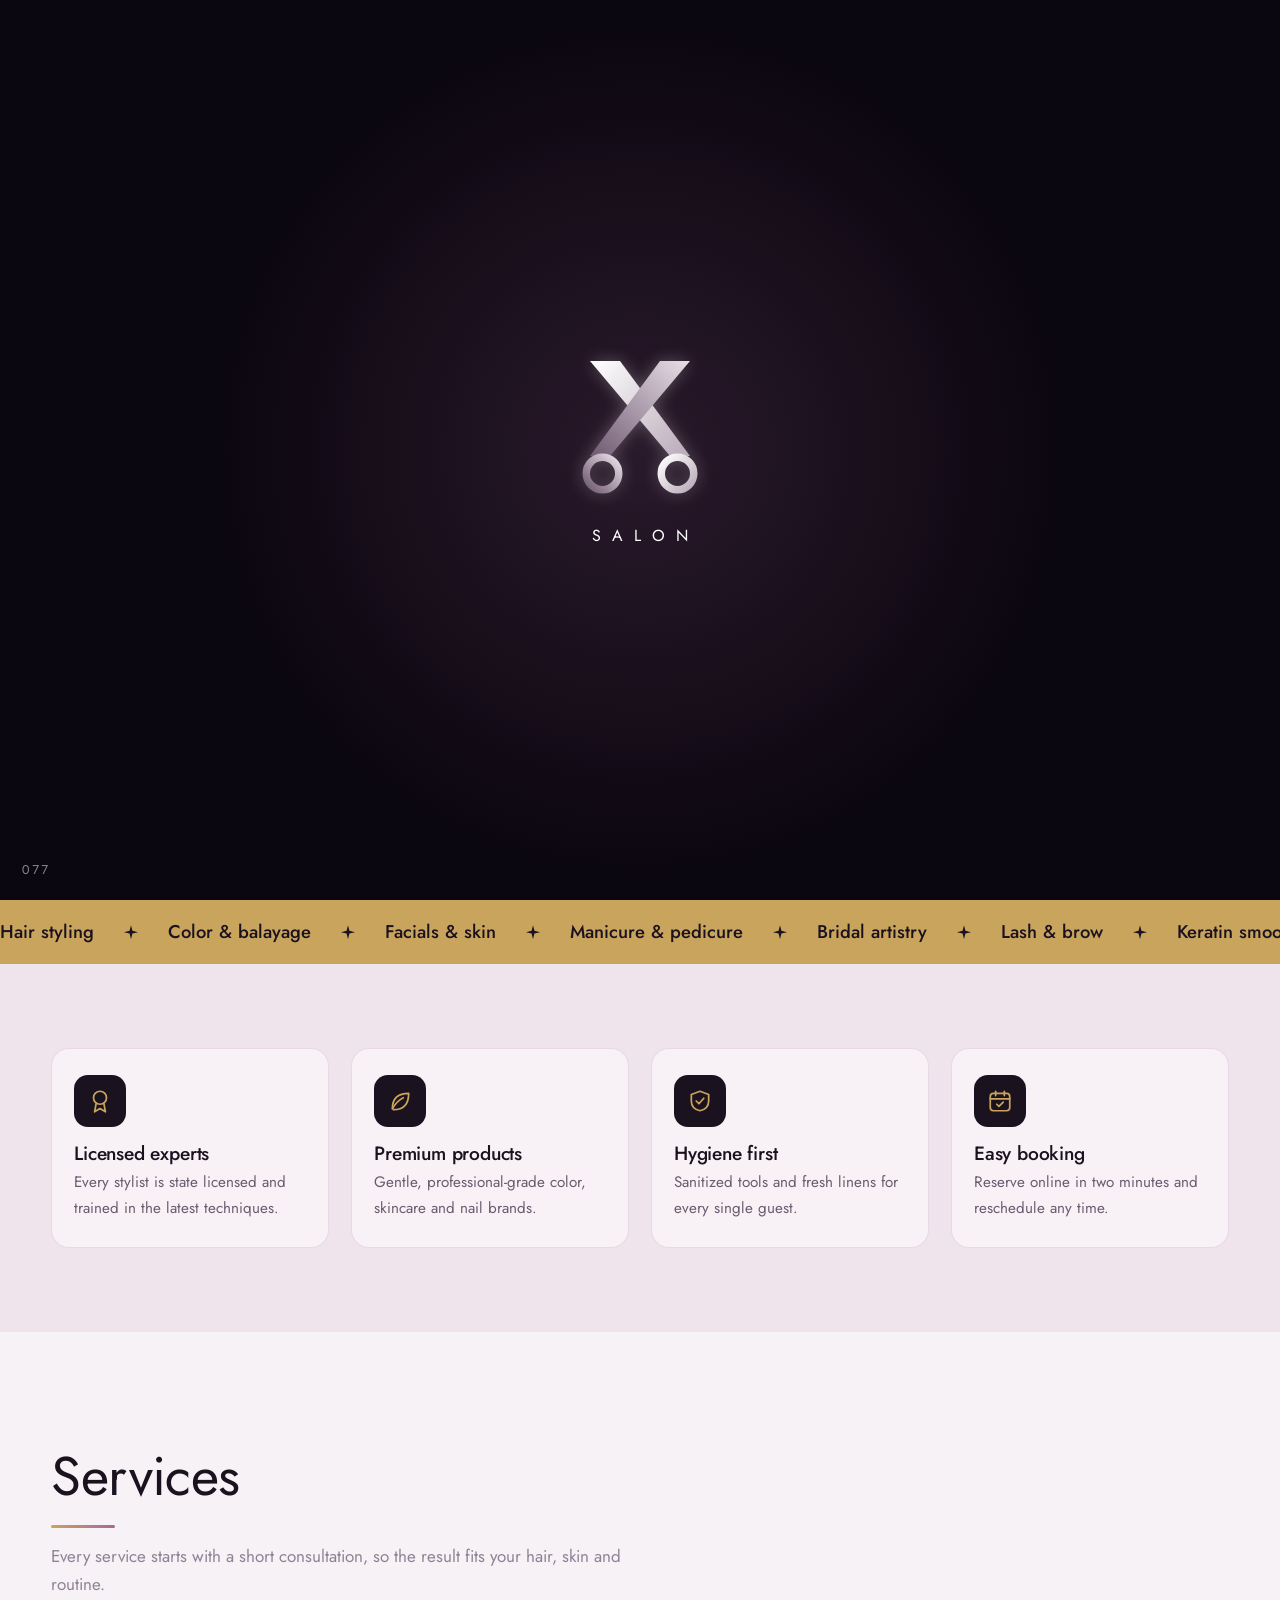
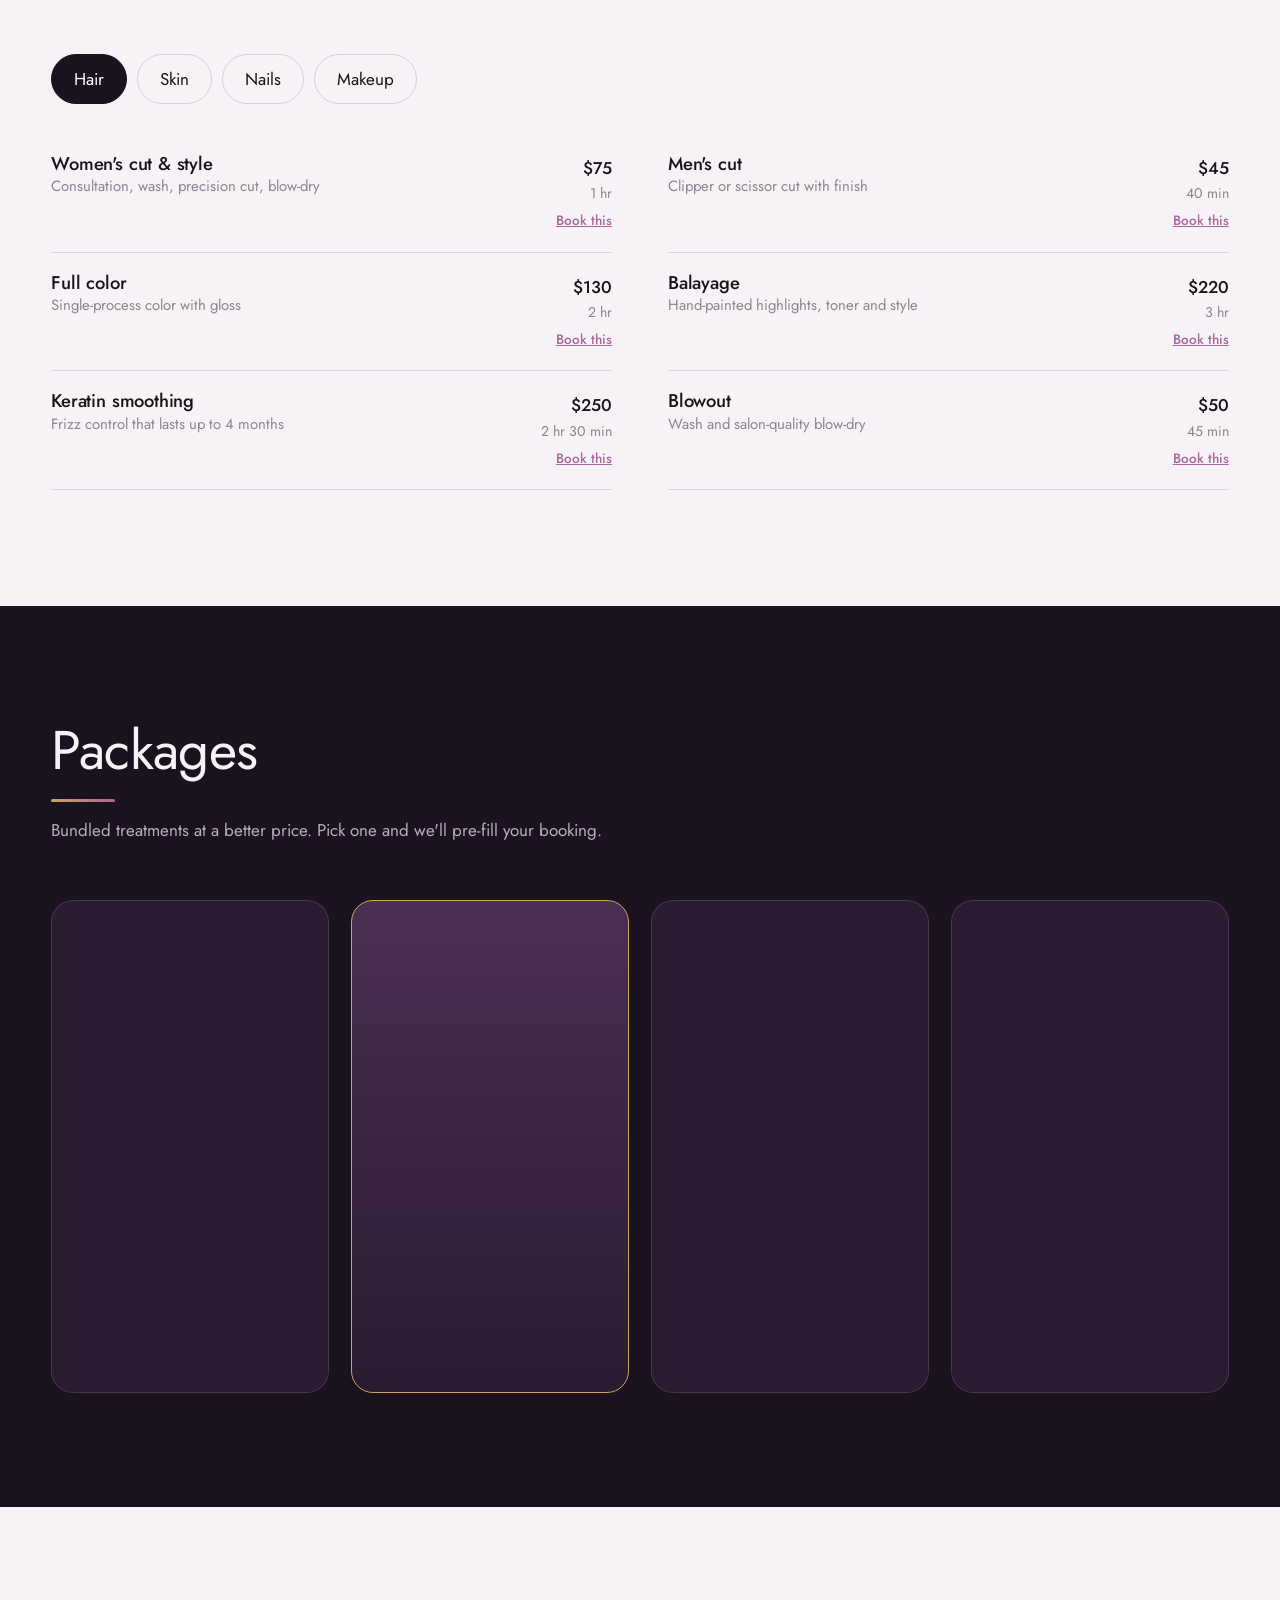
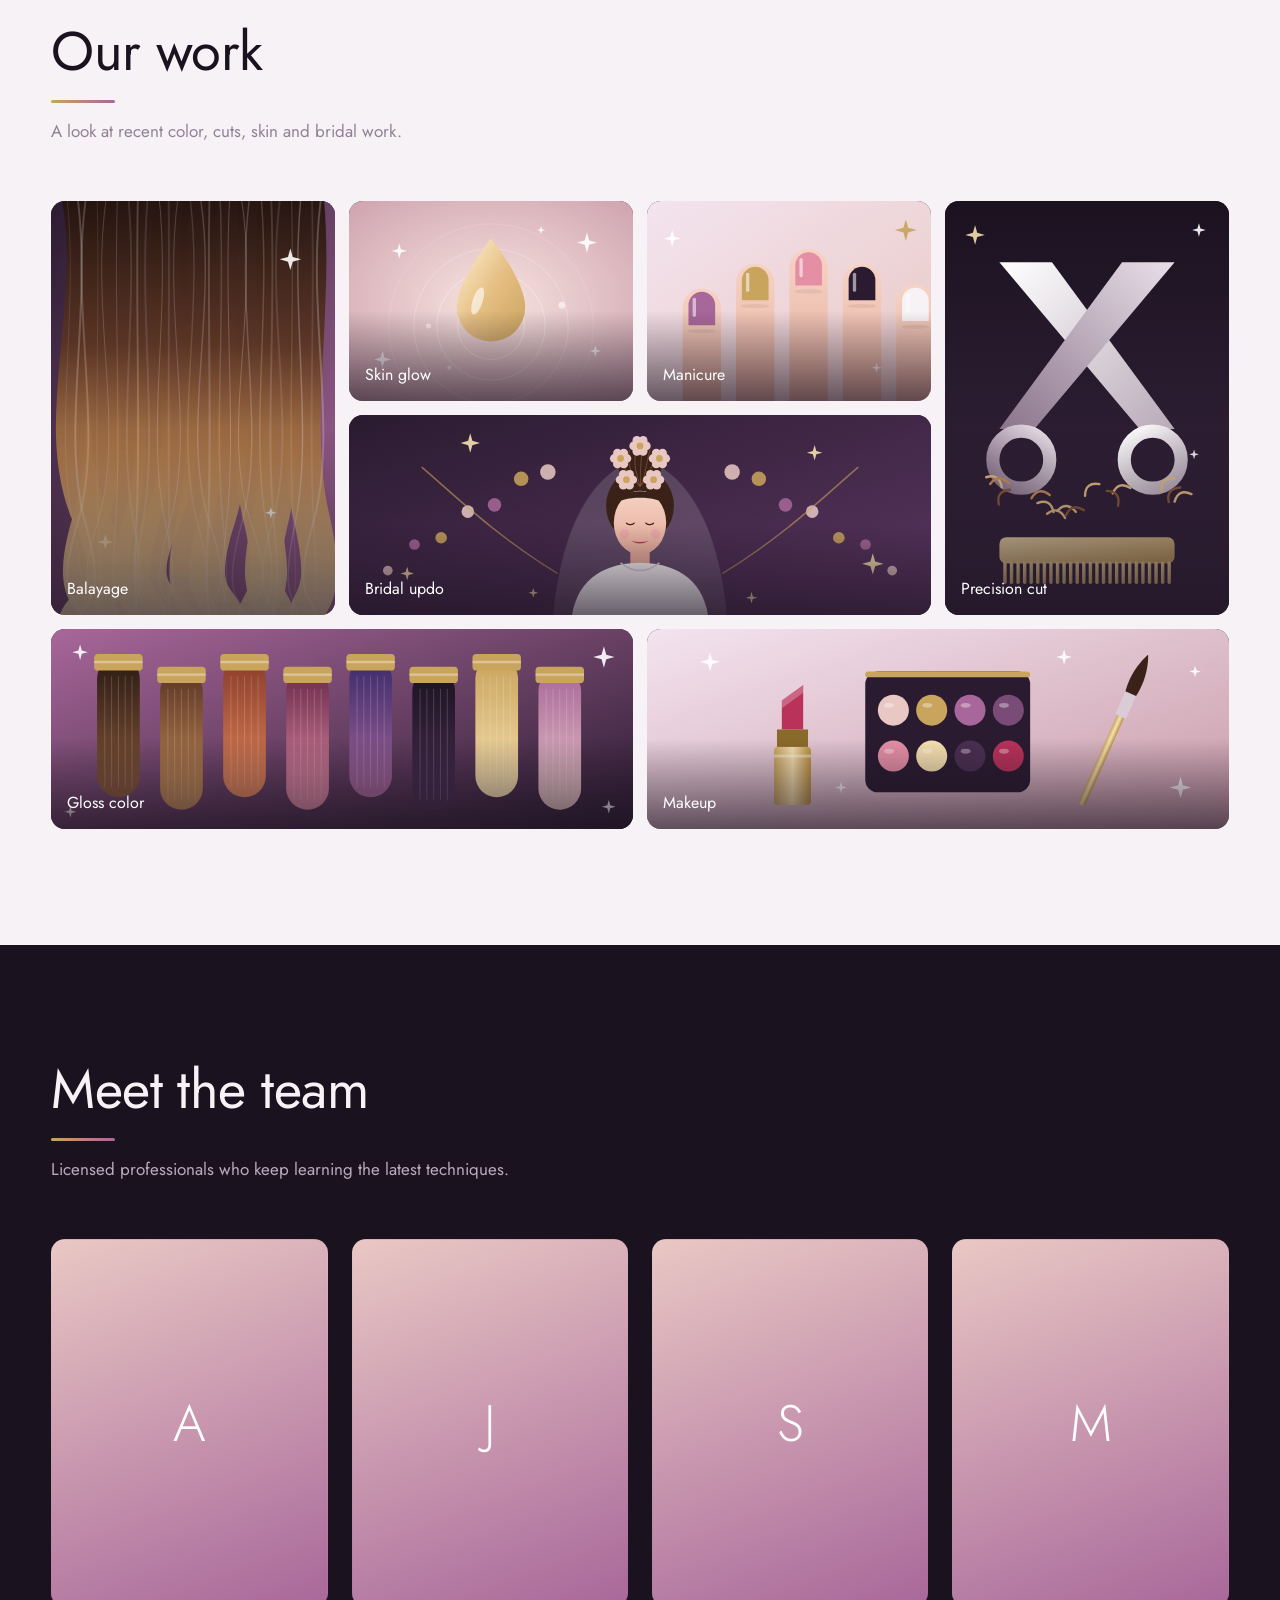
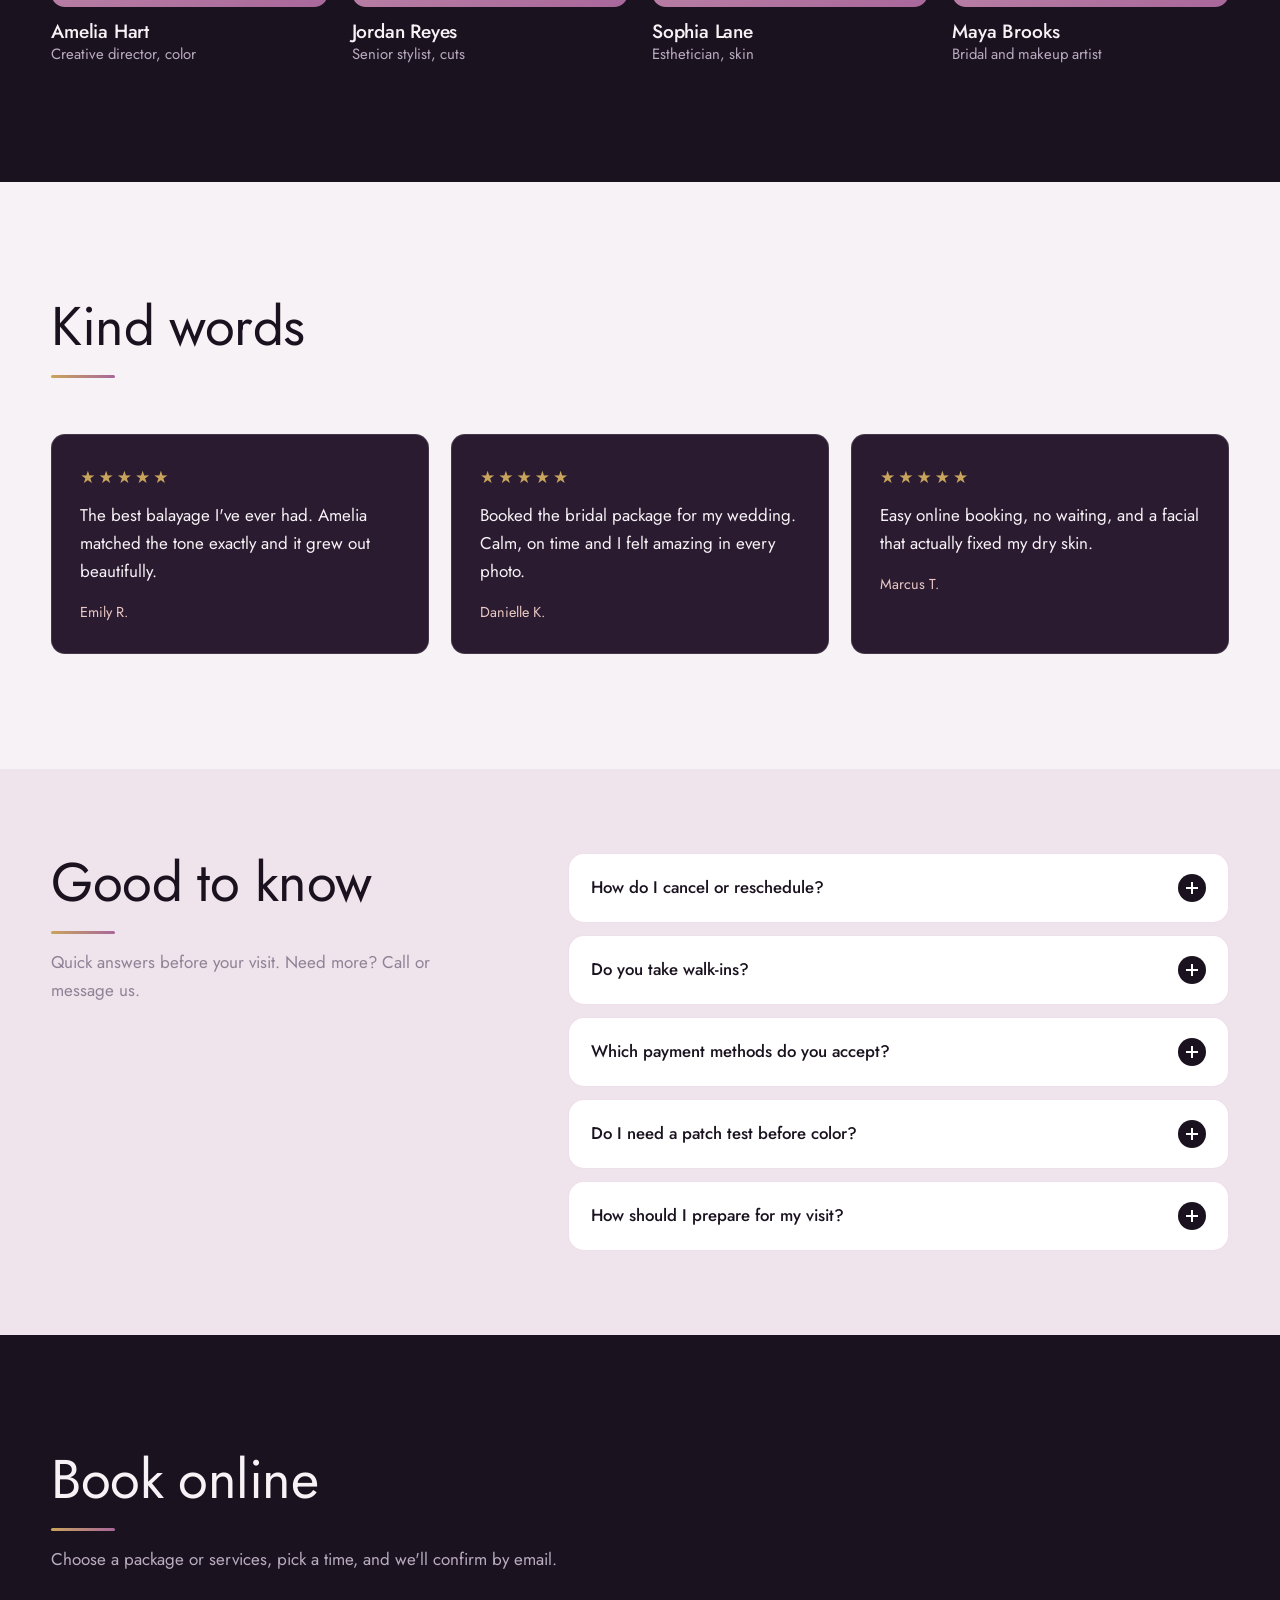
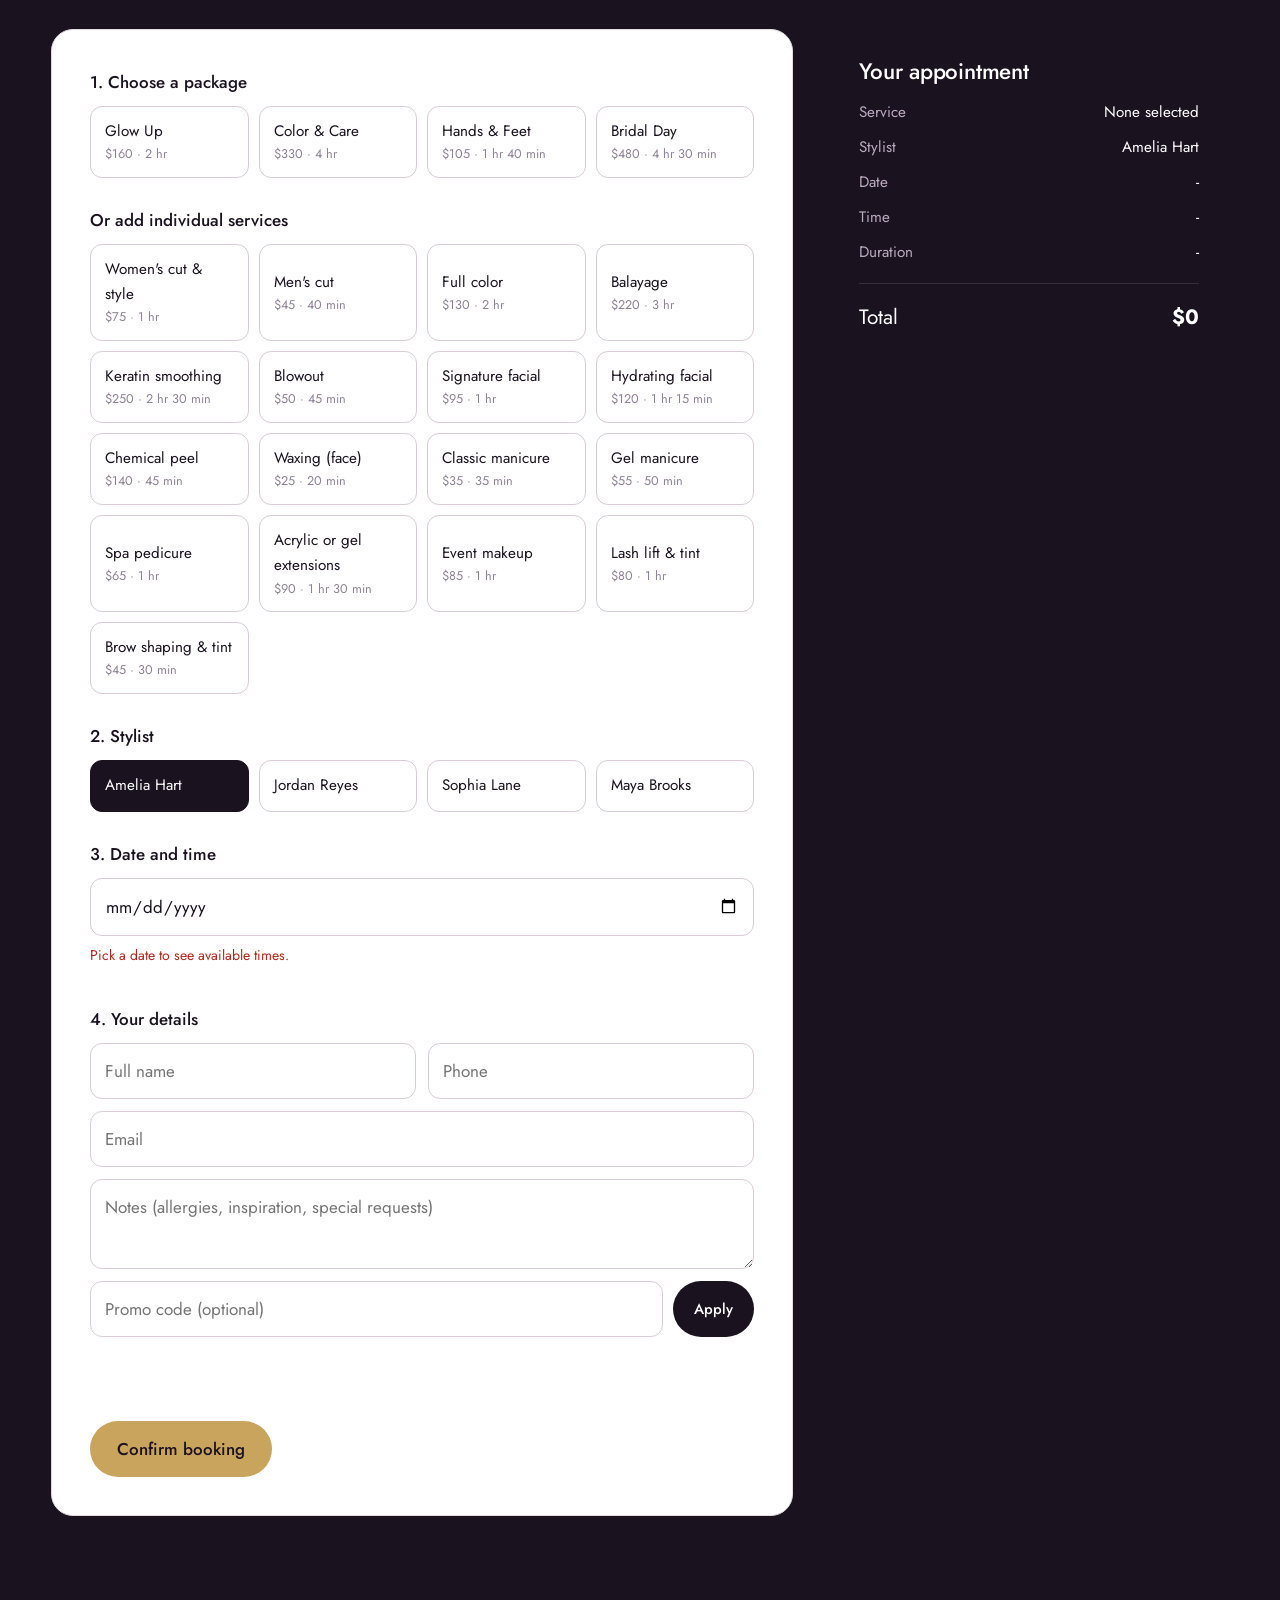
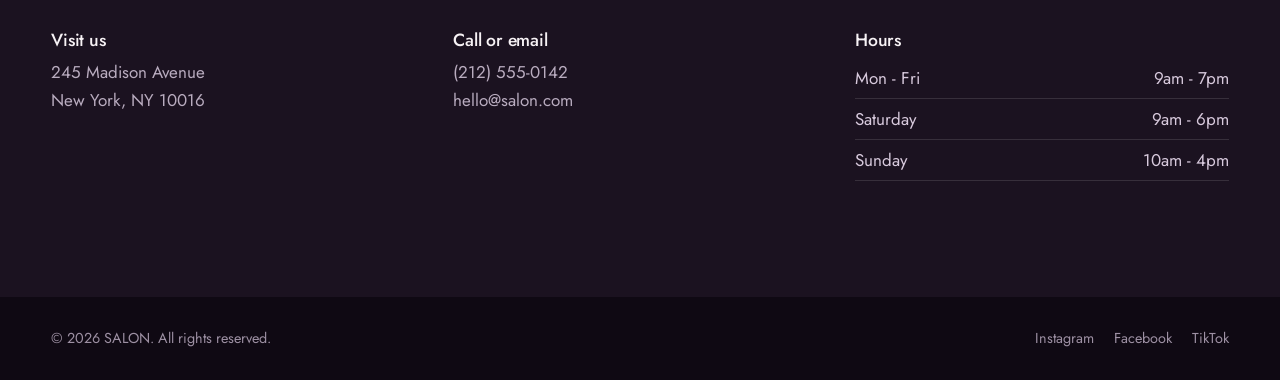
<file: salon/index.html>
<!DOCTYPE html>
<html lang="en">
<head>
<meta charset="utf-8">
<meta name="viewport" content="width=device-width, initial-scale=1, viewport-fit=cover">
<title>SALON | Hair, Skin, Nails &amp; Bridal</title>
<meta name="description" content="SALON is a full-service beauty salon offering hair, color, skin, nails, makeup and bridal packages. Book your appointment online.">
<meta name="theme-color" content="#1b1220">
<meta property="og:type" content="website">
<meta property="og:title" content="SALON | Hair, Skin, Nails &amp; Bridal">
<meta property="og:description" content="Hair, color, skin, nails and bridal artistry. Book your appointment online in under two minutes.">
<script type="application/ld+json">{"@context":"https://schema.org","@type":"HairSalon","name":"SALON","telephone":"+1-212-555-0142","email":"hello@salon.com","address":{"@type":"PostalAddress","streetAddress":"245 Madison Avenue","addressLocality":"New York","addressRegion":"NY","postalCode":"10016","addressCountry":"US"},"openingHours":["Mo-Fr 09:00-19:00","Sa 09:00-18:00","Su 10:00-16:00"],"priceRange":"$$"}</script>
<link rel="icon" type="image/svg+xml" href="assets/logo.svg">
<link rel="preconnect" href="https://fonts.googleapis.com">
<link rel="preconnect" href="https://fonts.gstatic.com" crossorigin>
<link href="https://fonts.googleapis.com/css2?family=Jost:wght@300;400;500&display=swap" rel="stylesheet">
<script>document.documentElement.classList.add("js")</script>
<link rel="stylesheet" href="css/style.css">
</head>
<body class="lock">

<!-- INTRO ANIMATION -->
<div id="intro" aria-hidden="true">
  <div class="intro-glow"></div>
  <div class="intro-center">
    <!-- LOGO ANIMATION: scissor blades fly in, snip, sparkle -->
    <svg id="logo-animation" class="intro-logo" viewBox="0 0 120 120" fill="none" aria-hidden="true">
      <defs>
        <linearGradient id="ia" x1="0" y1="0" x2="1" y2="1"><stop offset="0" stop-color="#fff"/><stop offset="1" stop-color="#b9aab8"/></linearGradient>
        <linearGradient id="ib" x1="1" y1="0" x2="0" y2="1"><stop offset="0" stop-color="#e9dfe8"/><stop offset="1" stop-color="#6f5a70"/></linearGradient>
      </defs>
      <g class="blade blade-a"><path d="M20 8 L44 8 L100 84 L84 84 Z" fill="url(#ia)"/><circle cx="90" cy="98" r="13" stroke="url(#ia)" stroke-width="6"/></g>
      <g class="blade blade-b"><path d="M100 8 L76 8 L20 84 L36 84 Z" fill="url(#ib)"/><circle cx="30" cy="98" r="13" stroke="url(#ib)" stroke-width="6"/></g>
      <path class="spark" d="M60 28 L63.5 40.5 L76 44 L63.5 47.5 L60 60 L56.5 47.5 L44 44 L56.5 40.5Z" fill="#fff"/>
    </svg>
    <div class="intro-name">SALON</div>
  </div>
  <div class="intro-count" id="count">001</div>
</div>

<div class="progress" id="progress" aria-hidden="true"></div>

<header class="nav" id="nav">
  <div class="wrap nav-in">
    <a href="#top" class="brand" aria-label="SALON home"><img src="assets/logo.svg" alt="">SALON</a>
    <button class="burger" id="burger" aria-label="Open menu" aria-expanded="false" aria-controls="menu"><span></span></button>
    <nav class="menu" id="menu" aria-label="Main">
      <a href="#services">Services</a>
      <a href="#packages">Packages</a>
      <a href="#gallery">Gallery</a>
      <a href="#team">Team</a>
      <a href="#contact">Contact</a>
      <a href="#booking" class="btn sm">Book now</a>
    </nav>
  </div>
</header>

<main id="top">
  <section class="hero" id="hero">
    <div class="orb orb1" aria-hidden="true"></div><div class="orb orb2" aria-hidden="true"></div>
    <div class="sparkles" id="sparkles" aria-hidden="true"></div>
    <div class="wrap hero-grid">
      <div>
        <h1 class="hz" style="--d:.05s">Look like you. Only more so.</h1>
        <p class="hz" style="--d:.2s">Hair, color, skin, nails and bridal artistry from a team that listens first. Choose a service or a package and reserve your chair in under two minutes.</p>
        <div class="hero-cta hz" style="--d:.35s">
          <a href="#booking" class="btn">Book an appointment</a>
          <a href="#packages" class="btn ghost">See packages</a>
        </div>
        <div class="hero-stats hz" style="--d:.5s">
          <div><b data-count="12" data-suffix="+">12+</b><span>Years in business</span></div>
          <div><b data-count="8500" data-comma="1">8,500</b><span>Happy clients</span></div>
          <div><b data-count="4.9" data-dec="1" data-suffix="/5">4.9/5</b><span>Average rating</span></div>
        </div>
      </div>
      <div class="hero-art hz" style="--d:.2s" role="img" aria-label="SALON emblem: crossed scissors">
        <!-- Replace with a real photo: set background-image on .hero-art or add an <img> -->
        <img class="mark" src="assets/logo.svg" alt="">
        <div class="badge">Walk-ins welcome when chairs are free. Booking guarantees yours.</div>
      </div>
    </div>
  </section>

  <div class="marquee" aria-hidden="true"><div class="mq-track" id="mq">
    <span>Hair styling</span><span>Color &amp; balayage</span><span>Facials &amp; skin</span><span>Manicure &amp; pedicure</span><span>Bridal artistry</span><span>Lash &amp; brow</span><span>Keratin smoothing</span>
  </div></div>

  <section class="feat" id="why">
    <div class="wrap feat-grid">
      <div class="ft"><span class="ico"><svg viewBox="0 0 24 24" fill="none" stroke="currentColor" stroke-width="1.6" stroke-linecap="round" stroke-linejoin="round"><circle cx="12" cy="9" r="6"/><path d="M8.5 14L7 22l5-3 5 3-1.5-8"/></svg></span><h4>Licensed experts</h4><p>Every stylist is state licensed and trained in the latest techniques.</p></div>
      <div class="ft"><span class="ico"><svg viewBox="0 0 24 24" fill="none" stroke="currentColor" stroke-width="1.6" stroke-linecap="round" stroke-linejoin="round"><path d="M5 19c0-9 5-14 15-14 0 10-5 15-14 15"/><path d="M5 19c3-5 6-8 10-10"/></svg></span><h4>Premium products</h4><p>Gentle, professional-grade color, skincare and nail brands.</p></div>
      <div class="ft"><span class="ico"><svg viewBox="0 0 24 24" fill="none" stroke="currentColor" stroke-width="1.6" stroke-linecap="round" stroke-linejoin="round"><path d="M12 3l8 3v6c0 5-3.5 8-8 9-4.5-1-8-4-8-9V6z"/><path d="M8.5 12l2.5 2.5 4.5-5"/></svg></span><h4>Hygiene first</h4><p>Sanitized tools and fresh linens for every single guest.</p></div>
      <div class="ft"><span class="ico"><svg viewBox="0 0 24 24" fill="none" stroke="currentColor" stroke-width="1.6" stroke-linecap="round" stroke-linejoin="round"><rect x="3" y="5" width="18" height="16" rx="3"/><path d="M3 10h18M8 3v4M16 3v4"/><path d="M9 15l2 2 4-4"/></svg></span><h4>Easy booking</h4><p>Reserve online in two minutes and reschedule any time.</p></div>
    </div>
  </section>

  <section id="services">
    <div class="wrap">
      <div class="sec-head"><h2>Services</h2><p>Every service starts with a short consultation, so the result fits your hair, skin and routine.</p></div>
      <div class="tabs" role="tablist" id="tabs" aria-label="Service categories"></div>
      <div class="svc-list" id="svcList"></div>
    </div>
  </section>

  <section id="packages" class="dark">
    <div class="wrap">
      <div class="sec-head"><h2>Packages</h2><p>Bundled treatments at a better price. Pick one and we'll pre-fill your booking.</p></div>
      <div class="pk-grid" id="pkGrid"></div>
    </div>
  </section>

  <section id="gallery">
    <div class="wrap">
      <div class="sec-head"><h2>Our work</h2><p>A look at recent color, cuts, skin and bridal work.</p></div>
      <!-- Replace the images in assets/gallery/ with your own photos (keep the file names or edit the src) -->
      <div class="gal">
        <div data-l="Balayage"><img src="assets/gallery/balayage.svg" alt="Balayage hair color" loading="lazy"></div>
        <div data-l="Skin glow"><img src="assets/gallery/skin.svg" alt="Glow facial serum" loading="lazy"></div>
        <div data-l="Manicure"><img src="assets/gallery/manicure.svg" alt="Colorful manicure" loading="lazy"></div>
        <div data-l="Precision cut"><img src="assets/gallery/cut.svg" alt="Scissors and comb" loading="lazy"></div>
        <div data-l="Bridal updo"><img src="assets/gallery/bridal.svg" alt="Bridal updo with veil and flowers" loading="lazy"></div>
        <div data-l="Gloss color"><img src="assets/gallery/color.svg" alt="Hair color swatches" loading="lazy"></div>
        <div data-l="Makeup"><img src="assets/gallery/makeup.svg" alt="Lipstick, palette and brush" loading="lazy"></div>
      </div>
    </div>
  </section>

  <section id="team" class="dark">
    <div class="wrap">
      <div class="sec-head"><h2>Meet the team</h2><p>Licensed professionals who keep learning the latest techniques.</p></div>
      <div class="team">
        <div class="mem"><div class="ph">A</div><h4>Amelia Hart</h4><p>Creative director, color</p></div>
        <div class="mem"><div class="ph">J</div><h4>Jordan Reyes</h4><p>Senior stylist, cuts</p></div>
        <div class="mem"><div class="ph">S</div><h4>Sophia Lane</h4><p>Esthetician, skin</p></div>
        <div class="mem"><div class="ph">M</div><h4>Maya Brooks</h4><p>Bridal and makeup artist</p></div>
      </div>
    </div>
  </section>

  <section id="reviews">
    <div class="wrap">
      <div class="sec-head"><h2>Kind words</h2></div>
      <div class="rev">
        <blockquote><div class="st">★★★★★</div>The best balayage I've ever had. Amelia matched the tone exactly and it grew out beautifully.<cite>Emily R.</cite></blockquote>
        <blockquote><div class="st">★★★★★</div>Booked the bridal package for my wedding. Calm, on time and I felt amazing in every photo.<cite>Danielle K.</cite></blockquote>
        <blockquote><div class="st">★★★★★</div>Easy online booking, no waiting, and a facial that actually fixed my dry skin.<cite>Marcus T.</cite></blockquote>
      </div>
    </div>
  </section>

  <section id="faq" class="feat">
    <div class="wrap faq-wrap">
      <div class="sec-head"><h2>Good to know</h2><p>Quick answers before your visit. Need more? Call or message us.</p></div>
      <div class="acc" id="acc">
        <div class="qa"><button class="q" aria-expanded="false" aria-controls="a1">How do I cancel or reschedule?<span class="pm" aria-hidden="true"></span></button><div class="a" id="a1"><div><p>Change or cancel up to 24 hours before your visit at no charge. Later changes may carry a fee of 50% of the service.</p></div></div></div>
        <div class="qa"><button class="q" aria-expanded="false" aria-controls="a2">Do you take walk-ins?<span class="pm" aria-hidden="true"></span></button><div class="a" id="a2"><div><p>Yes, when a chair is free. Booking online guarantees your time and your preferred stylist.</p></div></div></div>
        <div class="qa"><button class="q" aria-expanded="false" aria-controls="a3">Which payment methods do you accept?<span class="pm" aria-hidden="true"></span></button><div class="a" id="a3"><div><p>All major credit cards, Apple Pay, Google Pay and cash. Gratuity is never required but always appreciated.</p></div></div></div>
        <div class="qa"><button class="q" aria-expanded="false" aria-controls="a4">Do I need a patch test before color?<span class="pm" aria-hidden="true"></span></button><div class="a" id="a4"><div><p>New color guests get a free patch test at least 48 hours before their first appointment. Mention it in your booking notes.</p></div></div></div>
        <div class="qa"><button class="q" aria-expanded="false" aria-controls="a5">How should I prepare for my visit?<span class="pm" aria-hidden="true"></span></button><div class="a" id="a5"><div><p>Arrive 10 minutes early and bring inspiration photos. For color services, come with clean, dry hair.</p></div></div></div>
      </div>
    </div>
  </section>

  <section id="booking" class="dark">
    <div class="wrap">
      <div class="sec-head"><h2>Book online</h2><p>Choose a package or services, pick a time, and we'll confirm by email.</p></div>
      <div class="book-wrap">
        <div class="panel" style="color:var(--ink)">
          <form id="bookForm" novalidate>
            <div class="step"><span class="lbl">1. Choose a package</span><div class="choice" id="bPk"></div></div>
            <div class="step"><span class="lbl">Or add individual services</span><div class="choice" id="bSvc"></div></div>
            <div class="step"><span class="lbl">2. Stylist</span><div class="choice" id="bSt"></div></div>
            <div class="step">
              <span class="lbl">3. Date and time</span>
              <input type="date" id="date" aria-label="Appointment date" required>
              <div class="err" id="dateNote"></div>
              <div class="choice times" id="bTime" style="margin-top:10px"></div>
            </div>
            <div class="step">
              <span class="lbl">4. Your details</span>
              <div class="field">
                <input id="name" placeholder="Full name" autocomplete="name" required>
                <input id="phone" type="tel" placeholder="Phone" autocomplete="tel" required>
                <input id="email" type="email" class="full" placeholder="Email" autocomplete="email" required>
                <textarea id="notes" class="full" placeholder="Notes (allergies, inspiration, special requests)"></textarea>
                <div class="full promo"><input id="promo" placeholder="Promo code (optional)" autocomplete="off" aria-label="Promo code"><button type="button" class="btn sm dk" id="applyPromo">Apply</button></div>
                <div class="full promo-msg" id="promoMsg" aria-live="polite"></div>
              </div>
            </div>
            <div class="err" id="err" role="alert"></div>
            <button class="btn" type="submit" style="margin-top:8px">Confirm booking</button>
          </form>
          <div class="ok" id="ok" tabindex="-1">
            <div class="tick"><svg viewBox="0 0 24 24" fill="none" stroke="#1b1220" stroke-width="3" stroke-linecap="round" stroke-linejoin="round"><path d="M5 12l5 5 9-10"/></svg></div>
            <h3 style="font-size:1.8rem">You're booked</h3>
            <p id="okMsg" style="margin:12px 0 22px;color:#5d5163"></p>
            <button class="btn dk" id="again">Make another booking</button>
          </div>
        </div>
        <aside class="summary" aria-live="polite">
          <h3>Your appointment</h3>
          <dl>
            <dt>Service</dt><dd id="sSvc">None selected</dd>
            <dt>Stylist</dt><dd id="sSt">Any available</dd>
            <dt>Date</dt><dd id="sDate">-</dd>
            <dt>Time</dt><dd id="sTime">-</dd>
            <dt>Duration</dt><dd id="sDur">-</dd>
          </dl>
          <div class="disc" id="sDiscRow"><span id="sDiscLbl">Discount</span><b id="sDisc">-$0</b></div>
          <div class="tot"><span>Total</span><b id="sTot">$0</b></div>
        </aside>
      </div>
    </div>
  </section>

  <section id="contact" class="dark" style="padding-top:0">
    <div class="wrap contact">
      <div><h4>Visit us</h4><p>245 Madison Avenue<br>New York, NY 10016</p></div>
      <div><h4>Call or email</h4><p><a href="tel:+12125550142">(212) 555-0142</a><br><a href="mailto:hello@salon.com">hello@salon.com</a></p></div>
      <div><h4>Hours</h4><ul class="hours"><li><span>Mon - Fri</span><span>9am - 7pm</span></li><li><span>Saturday</span><span>9am - 6pm</span></li><li><span>Sunday</span><span>10am - 4pm</span></li></ul></div>
    </div>
  </section>
</main>

<footer><div class="wrap"><span>&copy; <span id="yr"></span> SALON. All rights reserved.</span><span class="soc"><a href="#">Instagram</a><a href="#">Facebook</a><a href="#">TikTok</a></span></div></footer>

<div class="toasts" id="toasts" aria-live="polite"></div>
<button class="totop" id="toTop" aria-label="Back to top"><svg viewBox="0 0 24 24" fill="none" stroke="currentColor" stroke-width="2.2" stroke-linecap="round" stroke-linejoin="round"><path d="M6 15l6-6 6 6"/></svg></button>
<a href="#booking" class="m-cta" id="mCta">Book appointment</a>

<!-- Welcome offer popup -->
<div class="modal" id="offerModal" role="dialog" aria-modal="true" aria-labelledby="offerTitle" hidden>
  <div class="m-back" data-close></div>
  <div class="m-card offer">
    <button class="m-x" data-close aria-label="Close">&times;</button>
    <div class="offer-art"><span class="ring"></span><img src="assets/logo.svg" alt=""></div>
    <h3 id="offerTitle">Welcome to SALON</h3>
    <p>Take 10% off your first visit when you book online.</p>
    <div class="code"><b id="offerCode">WELCOME10</b><button type="button" id="copyCode">Copy</button></div>
    <button class="btn" id="claimOffer">Claim and book</button>
    <button class="m-later" data-close>Maybe later</button>
  </div>
</div>

<!-- Package details popup (filled by JS) -->
<div class="modal" id="pkgModal" role="dialog" aria-modal="true" aria-labelledby="pkgTitle" hidden>
  <div class="m-back" data-close></div>
  <div class="m-card pkgm">
    <button class="m-x" data-close aria-label="Close">&times;</button>
    <div id="pkgBody"></div>
  </div>
</div>

<!-- Gallery lightbox -->
<div class="modal lb" id="lightbox" role="dialog" aria-modal="true" aria-label="Photo viewer" hidden>
  <div class="m-back" data-close></div>
  <button class="m-x" data-close aria-label="Close">&times;</button>
  <button class="lb-nav prev" id="lbPrev" aria-label="Previous photo"><svg viewBox="0 0 24 24" fill="none" stroke="currentColor" stroke-width="2.2" stroke-linecap="round" stroke-linejoin="round"><path d="M15 6l-6 6 6 6"/></svg></button>
  <figure class="lb-fig"><img id="lbImg" alt=""><figcaption id="lbCap"></figcaption></figure>
  <button class="lb-nav next" id="lbNext" aria-label="Next photo"><svg viewBox="0 0 24 24" fill="none" stroke="currentColor" stroke-width="2.2" stroke-linecap="round" stroke-linejoin="round"><path d="M9 6l6 6-6 6"/></svg></button>
</div>

<script src="js/main.js"></script>
</body>
</html>
</file>
<file: salon/css/style.css>
:root{
  --ink:#1b1220; --plum:#2a1b30; --pearl:#f7f2f5; --rose:#e9c8c4;
  --orchid:#a8679a; --gold:#c9a45c; --muted:#8f8296; --line:rgba(255,255,255,.12);
  --font:'Jost',system-ui,-apple-system,'Segoe UI',Roboto,Arial,sans-serif;
  --r:14px;
}
*{box-sizing:border-box;margin:0;padding:0}
html{scroll-behavior:smooth;scroll-padding-top:76px}
body{font-family:var(--font);background:var(--pearl);color:var(--ink);line-height:1.65;font-size:17px;-webkit-font-smoothing:antialiased;overflow-x:hidden}
button,input,select,textarea{font:inherit;color:inherit}
img,svg{display:block;max-width:100%}
a{color:inherit;text-decoration:none}
:focus-visible{outline:2px solid var(--gold);outline-offset:3px}
h1,h2,h3,h4{font-weight:500;line-height:1.1;letter-spacing:-.01em}
.wrap{width:min(1180px,92%);margin-inline:auto}
section{padding:clamp(64px,9vw,120px) 0}
.dark{background:var(--ink);color:var(--pearl)}
.sec-head{max-width:620px;margin-bottom:clamp(32px,5vw,56px)}
.sec-head h2{font-size:clamp(2rem,5vw,3.4rem);font-weight:400}
.sec-head p{margin-top:14px;color:var(--muted)}
.dark .sec-head p{color:#b9acbf}

/* ===== INTRO (follows your animation) ===== */
#intro{position:fixed;inset:0;z-index:1000;background:#0b0710;display:grid;place-items:center;overflow:hidden}
#intro.done{display:none}
.intro-glow{position:absolute;inset:0;background:radial-gradient(circle at 50% 50%,rgba(168,103,154,.2),transparent 55%);opacity:0;animation:glow 3s ease forwards}
.intro-center{display:flex;flex-direction:column;align-items:center;gap:22px;transform-origin:50% 38%}
.intro-logo{width:clamp(96px,18vw,150px);opacity:0;transform:scale(.9);animation:logoIn 1s .2s ease forwards;overflow:visible}
.intro-name{font-size:clamp(.8rem,2.4vw,1rem);letter-spacing:.7em;margin-right:-.7em;font-weight:400;color:#fff;opacity:0;animation:nameIn 1.1s 1.9s ease forwards}
.intro-count{position:absolute;left:22px;bottom:20px;font-size:.8rem;letter-spacing:.2em;color:#8c8190;font-variant-numeric:tabular-nums}
#intro.zoom{animation:reveal 1.25s ease forwards}
#intro.zoom .intro-center{animation:zoom 1.25s cubic-bezier(.7,0,.2,1) forwards}
#intro.zoom .intro-count,#intro.zoom .intro-glow{opacity:0;transition:opacity .3s}
@keyframes fade{to{opacity:1}}
@keyframes glow{to{opacity:1}}
@keyframes logoIn{60%{filter:drop-shadow(0 0 22px rgba(255,255,255,.55))}to{opacity:1;transform:scale(1);filter:drop-shadow(0 0 8px rgba(255,255,255,.25))}}
@keyframes zoom{0%{transform:scale(1);opacity:1}70%{opacity:.55}100%{transform:scale(26);opacity:0}}
@keyframes reveal{0%{background:#0b0710}60%{background:rgba(11,7,16,.55)}100%{background:rgba(11,7,16,0)}}
body.lock{overflow:hidden}

/* ===== NAV ===== */
.nav{position:fixed;top:0;left:0;right:0;z-index:50;transition:background .3s,box-shadow .3s}
.nav.solid{background:rgba(27,18,32,.92);backdrop-filter:blur(10px);box-shadow:0 1px 0 var(--line)}
.nav-in{display:flex;align-items:center;justify-content:space-between;height:72px;color:#fff}
.brand{display:flex;align-items:center;gap:12px;font-weight:500;letter-spacing:.35em}
.brand img{width:30px;height:30px}
.menu{display:flex;gap:30px;align-items:center;font-size:.95rem}
.menu a{opacity:.85;transition:opacity .2s,color .2s}
.btn{display:inline-flex;align-items:center;justify-content:center;gap:8px;padding:13px 26px;border-radius:999px;border:1px solid transparent;background:var(--gold);color:var(--ink);font-weight:500;cursor:pointer;transition:transform .2s,background .2s,box-shadow .2s}

.btn.ghost{background:transparent;color:#fff;border-color:rgba(255,255,255,.45)}

.btn.sm{padding:9px 20px;font-size:.92rem}
.burger{display:none;width:44px;height:44px;background:none;border:0;cursor:pointer;position:relative}
.burger span,.burger span::before,.burger span::after{content:"";position:absolute;left:11px;width:22px;height:2px;background:#fff;transition:.3s}
.burger span{top:21px}.burger span::before{top:-7px;left:0}.burger span::after{top:7px;left:0}
.burger.open span{background:transparent}.burger.open span::before{top:0;transform:rotate(45deg)}.burger.open span::after{top:0;transform:rotate(-45deg)}

/* ===== HERO ===== */
.hero{min-height:100svh;display:flex;align-items:center;padding:110px 0 70px;color:#fff;position:relative;overflow:hidden;
  background:radial-gradient(circle at 78% 30%,rgba(168,103,154,.45),transparent 45%),radial-gradient(circle at 10% 90%,rgba(201,164,92,.18),transparent 40%),linear-gradient(160deg,#1b1220,#2a1b30 60%,#3a2640)}
.hero-grid{display:grid;grid-template-columns:1.15fr .85fr;gap:48px;align-items:center}
.hero h1{font-size:clamp(2.6rem,7vw,5.4rem);font-weight:400;max-width:12ch}
.hero p{margin:22px 0 32px;max-width:46ch;color:#d8cadd;font-size:1.1rem}
.hero-cta{display:flex;gap:14px;flex-wrap:wrap}
.hero-stats{display:flex;gap:36px;margin-top:48px;flex-wrap:wrap}
.hero-stats b{display:block;font-size:1.7rem;font-weight:500}
.hero-stats span{color:#b9acbf;font-size:.9rem}
.hero-art{aspect-ratio:4/5;border-radius:220px 220px 20px 20px;position:relative;overflow:hidden;border:1px solid var(--line);
  background:linear-gradient(180deg,rgba(233,200,196,.25),rgba(168,103,154,.35)),#3a2640}
.hero-art img.mark{position:absolute;inset:0;margin:auto;width:46%;opacity:.9}
.hero-art .badge{position:absolute;left:16px;bottom:16px;right:16px;background:rgba(27,18,32,.7);backdrop-filter:blur(8px);border:1px solid var(--line);border-radius:var(--r);padding:14px 18px;font-size:.92rem}

/* ===== SERVICES ===== */
.tabs{display:flex;gap:10px;flex-wrap:wrap;margin-bottom:30px}
.tab{padding:10px 22px;border-radius:999px;border:1px solid #d9ccd6;background:transparent;cursor:pointer;transition:.2s}
.tab[aria-selected=true]{background:var(--ink);color:#fff;border-color:var(--ink)}
.svc-list{display:grid;grid-template-columns:repeat(2,1fr);gap:0 56px}
.svc{display:flex;justify-content:space-between;gap:20px;padding:20px 0;border-bottom:1px solid #e0d4dc}
.svc h4{font-size:1.15rem;font-weight:500}
.svc p{color:var(--muted);font-size:.93rem}
.svc .price{font-weight:500;white-space:nowrap;text-align:right}
.svc .book{font-size:.85rem;color:var(--orchid);background:none;border:0;cursor:pointer;padding:0;margin-top:4px;text-decoration:underline;display:block;margin-left:auto}

/* ===== PACKAGES ===== */
.pk-grid{display:grid;grid-template-columns:repeat(auto-fit,minmax(240px,1fr));gap:22px}
.pk{background:var(--plum);border:1px solid var(--line);border-radius:22px;padding:30px 26px;display:flex;flex-direction:column;position:relative;transition:transform .25s,border-color .25s}
.pk:hover{transform:translateY(-6px);border-color:var(--gold)}
.pk.pop{background:linear-gradient(180deg,#4a2f52,#2a1b30);border-color:var(--gold)}
.pk .tag{position:absolute;top:-13px;left:26px;background:var(--gold);color:var(--ink);font-size:.8rem;padding:3px 14px;border-radius:999px;font-weight:500}
.pk h3{font-size:1.5rem}
.pk .pr{font-size:2.3rem;margin:12px 0 4px;font-weight:300}
.pk .dur{color:#b9acbf;font-size:.9rem;margin-bottom:18px}
.pk ul{list-style:none;margin-bottom:26px;flex:1}
.pk li{padding:7px 0 7px 26px;position:relative;font-size:.96rem;color:#e6dbe9}
.pk li::before{content:"";position:absolute;left:0;top:15px;width:12px;height:6px;border-left:2px solid var(--gold);border-bottom:2px solid var(--gold);transform:rotate(-45deg)}

/* ===== GALLERY ===== */
.gal{display:grid;grid-template-columns:repeat(4,1fr);grid-auto-rows:200px;gap:14px;grid-template-areas:"a b c d" "a e e d" "f f g g"}
.gal div{border-radius:var(--r);position:relative;overflow:hidden;background:#2a1b30}
.gal div:nth-child(1){grid-area:a}.gal div:nth-child(2){grid-area:b}.gal div:nth-child(3){grid-area:c}.gal div:nth-child(4){grid-area:d}
.gal div:nth-child(5){grid-area:e}.gal div:nth-child(6){grid-area:f}.gal div:nth-child(7){grid-area:g}
.gal img{width:100%;height:100%;object-fit:cover;transition:transform .8s cubic-bezier(.2,.7,.2,1)}
.gal div::before{content:"";position:absolute;inset:0;background:linear-gradient(180deg,transparent 55%,rgba(27,18,32,.65));z-index:1;transition:background .4s}
.gal div::after{content:attr(data-l);position:absolute;left:16px;bottom:13px;color:#fff;font-size:1rem;z-index:2;transition:color .3s,transform .4s}
.gal div:hover img{transform:scale(1.12)}
.gal div:hover::before{background:linear-gradient(180deg,rgba(168,103,154,.15),rgba(42,27,48,.8))}
.gal div:hover::after{color:var(--gold);transform:translateY(-6px)}

/* ===== TEAM / REVIEWS ===== */
.team{display:grid;grid-template-columns:repeat(auto-fit,minmax(210px,1fr));gap:24px}
.mem .ph{aspect-ratio:3/4;border-radius:var(--r);background:linear-gradient(160deg,var(--rose),var(--orchid));display:grid;place-items:center;font-size:3.2rem;color:#fff;font-weight:300;margin-bottom:14px;background-size:cover;background-position:center}
.mem h4{font-size:1.2rem;transition:color .3s}.mem p{color:#b9acbf;font-size:.93rem}
.rev{display:grid;grid-template-columns:repeat(auto-fit,minmax(260px,1fr));gap:22px}
.rev blockquote{background:var(--plum);color:var(--pearl);border:1px solid var(--line);border-radius:var(--r);padding:28px;transition:transform .3s,background .3s,border-color .3s}
.rev .st{color:var(--gold);letter-spacing:3px;margin-bottom:10px}
.rev cite{display:block;margin-top:16px;font-style:normal;color:var(--rose);font-size:.9rem}

/* ===== BOOKING ===== */
.book-wrap{display:grid;grid-template-columns:1.3fr .7fr;gap:36px;align-items:start}
.panel{background:#fff;border:1px solid #e6dae1;border-radius:22px;padding:clamp(22px,4vw,38px)}
.step{margin-bottom:28px}
.step>.lbl{display:block;font-weight:500;margin-bottom:10px}
.choice{display:grid;grid-template-columns:repeat(auto-fill,minmax(150px,1fr));gap:10px}
.chip{border:1px solid #d9ccd6;background:#fff;border-radius:12px;padding:12px 14px;cursor:pointer;text-align:left;transition:.2s;font-size:.95rem}
.chip small{display:block;color:var(--muted)}
.chip:hover{border-color:var(--orchid)}
.chip[aria-pressed=true]{background:var(--ink);color:#fff;border-color:var(--ink)}
.chip[aria-pressed=true] small{color:#d4c4d8}
.chip:disabled{opacity:.35;cursor:not-allowed;text-decoration:line-through}
.times{grid-template-columns:repeat(auto-fill,minmax(100px,1fr))}
.field{display:grid;grid-template-columns:1fr 1fr;gap:12px}
input,select,textarea{width:100%;padding:13px 14px;border:1px solid #d9ccd6;border-radius:12px;background:#fff}
textarea{resize:vertical;min-height:90px}
.field .full{grid-column:1/-1}
.summary{position:sticky;top:92px;background:var(--ink);color:#fff;border-radius:22px;padding:30px}
.summary h3{font-size:1.4rem;margin-bottom:16px}
.summary dl{display:grid;grid-template-columns:auto 1fr;gap:10px 16px;font-size:.95rem}
.summary dt{color:#b9acbf}.summary dd{text-align:right}
.summary .tot{border-top:1px solid var(--line);margin-top:18px;padding-top:16px;display:flex;justify-content:space-between;font-size:1.3rem}
.err{color:#b3261e;font-size:.88rem;margin-top:8px;min-height:1.2em}
.ok{display:none;text-align:center;padding:30px 10px}
.ok .tick{width:64px;height:64px;border-radius:50%;background:var(--gold);margin:0 auto 18px;display:grid;place-items:center}
.ok .tick svg{width:30px}

/* ===== CONTACT / FOOTER ===== */
.contact{display:grid;grid-template-columns:repeat(auto-fit,minmax(230px,1fr));gap:28px}
.contact h4{margin-bottom:8px;font-size:1.1rem}.contact p{color:#b9acbf}
.hours li{display:flex;justify-content:space-between;list-style:none;color:#d8cadd;border-bottom:1px solid var(--line);padding:6px 0}
footer{background:#0f0913;color:#9d90a3;padding:30px 0;font-size:.9rem}
footer .wrap{display:flex;justify-content:space-between;gap:14px;flex-wrap:wrap}


/* ===== HOVER COLORS (everything clickable changes color) ===== */
.brand{transition:color .25s}.brand:hover{color:var(--gold)}
.menu a:not(.btn):hover{color:var(--gold);opacity:1}
.btn{transition:transform .25s,background .25s,color .25s,border-color .25s,box-shadow .25s}
.btn:hover{transform:translateY(-3px);background:var(--orchid);color:#fff;box-shadow:0 12px 26px rgba(168,103,154,.45)}
.btn.ghost:hover{background:var(--gold);color:var(--ink);border-color:var(--gold);box-shadow:0 12px 26px rgba(201,164,92,.35)}
.btn.dk{background:var(--ink);color:#fff}.btn.dk:hover{background:var(--orchid)}
.burger:hover span,.burger:hover span::before,.burger:hover span::after{background:var(--gold)}
.burger.open:hover span{background:transparent}
.tab:hover{background:var(--rose);border-color:var(--rose)}
.tab[aria-selected=true]:hover{background:var(--orchid);border-color:var(--orchid);color:#fff}
.chip{transition:background .25s,border-color .25s,color .25s,transform .2s}
.chip:hover{background:#f1dff0;border-color:var(--orchid);transform:translateY(-2px)}
.chip[aria-pressed=true]:hover{background:var(--orchid);border-color:var(--orchid);color:#fff}
.chip[aria-pressed=true]:hover small{color:#fff}
.chip:disabled:hover{background:#fff;border-color:#d9ccd6;transform:none}
.svc{transition:background .25s,padding .25s,border-radius .25s;animation:zoomIn .55s cubic-bezier(.2,.7,.2,1) backwards}
.svc:hover{background:#efe0ec;padding-inline:16px;border-radius:12px}
.svc h4{transition:color .25s}.svc:hover h4{color:var(--orchid)}
.svc .book{transition:color .2s}.svc .book:hover{color:var(--ink)}
.pk{transition:transform .3s,border-color .3s,background .3s}
.pk:hover{background:#3a2640}.pk.pop:hover{background:linear-gradient(180deg,#5a3560,#3a2640)}
.pk h3{transition:color .25s}.pk:hover h3{color:var(--gold)}
.hero-stats b{transition:color .25s}.hero-stats>div:hover b{color:var(--gold)}
.mem .ph{transition:transform .4s,filter .4s}.mem:hover .ph{transform:translateY(-8px) scale(1.02);filter:saturate(1.3)}
.mem:hover h4{color:var(--gold)}
.rev blockquote:hover{background:#3a2640;border-color:var(--gold);transform:translateY(-5px)}
.contact a{transition:color .2s}.contact a:hover{color:var(--gold)}
.hours li{transition:color .2s,padding .2s}.hours li:hover{color:var(--gold);padding-left:8px}
footer a{transition:color .2s}footer a:hover{color:var(--gold)}
footer .soc{display:flex;gap:20px}
input:hover,select:hover,textarea:hover{border-color:var(--orchid)}
input:focus,select:focus,textarea:focus{border-color:var(--orchid);box-shadow:0 0 0 3px rgba(168,103,154,.22);outline:none}
.summary{transition:box-shadow .3s}.summary:hover{box-shadow:0 0 0 1px var(--gold)}

/* ===== ZOOM-IN ANIMATIONS ===== */
@keyframes zoomIn{from{opacity:0;transform:scale(.82)}to{opacity:1;transform:scale(1)}}
@keyframes float{0%,100%{transform:translateY(0) scale(1)}50%{transform:translateY(-12px) scale(1.04)}}
@keyframes nameIn{from{opacity:0;letter-spacing:.2em;margin-right:-.2em}to{opacity:1;letter-spacing:.7em;margin-right:-.7em}}
.js .rv{opacity:0}
.js .rv.in{opacity:1;animation:zoomIn .85s var(--d,0s) cubic-bezier(.2,.7,.2,1) backwards}
.js .hz{opacity:0}
.js.ready .hz{opacity:1;animation:zoomIn 1.1s var(--d,0s) cubic-bezier(.2,.7,.2,1) backwards}
.hero-art img.mark{animation:float 6s ease-in-out infinite}
.hero-art{transition:transform .5s}.hero-art:hover{transform:scale(1.03)}

/* ===== LOGO ANIMATION (intro) ===== */
.blade{transform-origin:60px 44px}
.blade-a{animation:bladeInA .9s .25s cubic-bezier(.2,.8,.2,1) backwards,snipA 1.5s 1.25s ease-in-out}
.blade-b{animation:bladeInB .9s .25s cubic-bezier(.2,.8,.2,1) backwards,snipB 1.5s 1.25s ease-in-out}
.spark{transform-origin:60px 44px;opacity:0;animation:sparkle 1s 2.5s ease-out}
@keyframes bladeInA{from{opacity:0;transform:translate(-34px,-34px) rotate(-30deg)}to{opacity:1;transform:none}}
@keyframes bladeInB{from{opacity:0;transform:translate(34px,-34px) rotate(30deg)}to{opacity:1;transform:none}}
@keyframes snipA{0%,100%{transform:rotate(0)}25%{transform:rotate(-17deg)}45%{transform:rotate(1deg)}70%{transform:rotate(-17deg)}90%{transform:rotate(0)}}
@keyframes snipB{0%,100%{transform:rotate(0)}25%{transform:rotate(17deg)}45%{transform:rotate(-1deg)}70%{transform:rotate(17deg)}90%{transform:rotate(0)}}
@keyframes sparkle{0%{opacity:0;transform:scale(.2) rotate(0)}40%{opacity:1;transform:scale(1.5) rotate(45deg)}100%{opacity:0;transform:scale(.4) rotate(90deg)}}

/* ===== MOUSE CIRCLE CURSOR ===== */
body.has-cursor,body.has-cursor *{cursor:none}
body.has-cursor input,body.has-cursor textarea{cursor:text}
body.has-cursor select{cursor:pointer}
.cur-dot,.cur-ring{position:fixed;top:0;left:0;pointer-events:none;z-index:2000;border-radius:50%;opacity:0;will-change:transform}
.cur-dot{width:8px;height:8px;margin:-4px 0 0 -4px;background:var(--gold);transition:opacity .3s,background .2s}
.cur-ring{width:40px;height:40px;margin:-20px 0 0 -20px;border:1.5px solid var(--gold);transition:width .25s,height .25s,margin .25s,background .25s,border-color .25s,opacity .3s}
.cur-on .cur-dot,.cur-on .cur-ring{opacity:1}
.cur-ring.hot{width:72px;height:72px;margin:-36px 0 0 -36px;background:rgba(168,103,154,.28);border-color:var(--orchid)}
.cur-ring.down{width:26px;height:26px;margin:-13px 0 0 -13px;background:rgba(201,164,92,.35)}
.cur-dot.hot{background:#fff}
@media(hover:none),(pointer:coarse){.cur-dot,.cur-ring{display:none}}


/* ================================================================
   PROFESSIONAL POLISH (added)
   ================================================================ */
html{overscroll-behavior-y:none}
::selection{background:var(--orchid);color:#fff}
body.modal-open{overflow:hidden}
img{image-rendering:auto}

/* scroll progress */
.progress{position:fixed;top:0;left:0;right:0;height:3px;z-index:60;background:linear-gradient(90deg,var(--orchid),var(--gold));transform:scaleX(0);transform-origin:0 50%}

/* smart nav: hides on scroll down, returns on scroll up; active link underline */
.nav{transition:background .3s,box-shadow .3s,transform .45s cubic-bezier(.2,.7,.2,1)}
.nav.hide{transform:translateY(-100%)}
.menu a:not(.btn){position:relative;padding-block:4px}
.menu a:not(.btn)::after{content:"";position:absolute;left:0;right:0;bottom:-2px;height:2px;background:var(--gold);transform:scaleX(0);transform-origin:0 50%;transition:transform .35s cubic-bezier(.2,.7,.2,1)}
.menu a:not(.btn):hover::after,.menu a.active::after{transform:scaleX(1)}
.menu a.active{color:var(--gold);opacity:1}

/* hero atmosphere: soft orbs that follow the mouse + twinkling glitter */
.orb{position:absolute;border-radius:50%;filter:blur(70px);pointer-events:none;transition:translate .9s cubic-bezier(.2,.7,.2,1)}
.orb1{width:380px;height:380px;right:6%;top:8%;background:rgba(168,103,154,.38);translate:calc(var(--mx,0)*34px) calc(var(--my,0)*34px);animation:drift 14s ease-in-out infinite}
.orb2{width:300px;height:300px;left:-60px;bottom:6%;background:rgba(201,164,92,.22);translate:calc(var(--mx,0)*-26px) calc(var(--my,0)*-26px);animation:drift 18s ease-in-out infinite reverse}
@keyframes drift{0%,100%{transform:scale(1)}50%{transform:scale(1.18)}}
.sparkles{position:absolute;inset:0;pointer-events:none;overflow:hidden}
.sparkles i{position:absolute;width:var(--s);height:var(--s);background:#f6e0b0;opacity:0;clip-path:polygon(50% 0,60% 40%,100% 50%,60% 60%,50% 100%,40% 60%,0 50%,40% 40%);animation:twinkle var(--t) var(--dl) ease-in-out infinite}
@keyframes twinkle{0%,100%{opacity:0;transform:scale(.3) rotate(0)}50%{opacity:.85;transform:scale(1) rotate(90deg)}}
.hero-grid{position:relative;z-index:1}

/* buttons: shine sweep + click ripple */
.btn{position:relative;overflow:hidden;isolation:isolate}
.btn:not(.ghost):not(.dk)::before{content:"";position:absolute;top:0;left:-70%;width:45%;height:100%;background:linear-gradient(100deg,transparent,rgba(255,255,255,.55),transparent);transform:skewX(-20deg);animation:shine 5.5s 2s infinite;z-index:-1}
@keyframes shine{0%,60%{left:-70%}100%{left:130%}}
.ripple{position:absolute;border-radius:50%;background:rgba(255,255,255,.45);transform:scale(0);animation:rip .7s ease-out forwards;pointer-events:none;z-index:-1}
@keyframes rip{to{transform:scale(1);opacity:0}}

/* marquee band */
.marquee{background:var(--gold);color:var(--ink);overflow:hidden;padding:17px 0;position:relative;z-index:2}
.mq-track{display:flex;width:max-content;animation:mq 42s linear infinite}
.mq-track span{display:flex;align-items:center;font-size:1.15rem;font-weight:500;padding-right:30px;white-space:nowrap;transition:color .25s}
.mq-track span::after{content:"";width:14px;height:14px;margin-left:30px;background:var(--ink);clip-path:polygon(50% 0,60% 40%,100% 50%,60% 60%,50% 100%,40% 60%,0 50%,40% 40%)}
.mq-track span:hover{color:#fff}
.marquee:hover .mq-track{animation-play-state:paused}
@keyframes mq{to{transform:translateX(-50%)}}

/* why us + faq share a soft blush background */
.feat{background:#efe3ec}
.feat-grid{display:grid;grid-template-columns:repeat(4,1fr);gap:22px}
.feat{padding:clamp(48px,7vw,84px) 0}
.ft{padding:26px 22px;border-radius:18px;background:rgba(255,255,255,.55);border:1px solid rgba(168,103,154,.18);transition:transform .35s,background .3s,border-color .3s,box-shadow .35s}
.ft .ico{width:52px;height:52px;border-radius:14px;background:var(--ink);color:var(--gold);display:grid;place-items:center;margin-bottom:16px;transition:background .3s,color .3s,transform .5s cubic-bezier(.2,1.4,.3,1)}
.ft .ico svg{width:26px;height:26px}
.ft h4{font-size:1.2rem;margin-bottom:6px;transition:color .25s}
.ft p{color:#6a5c70;font-size:.95rem}
.ft:hover{transform:translateY(-6px);background:#fff;border-color:var(--orchid);box-shadow:0 18px 36px rgba(42,27,48,.12)}
.ft:hover .ico{background:var(--orchid);color:#fff;transform:rotate(-8deg) scale(1.1)}
.ft:hover h4{color:var(--orchid)}

/* section heading underline draws in */
.sec-head h2::after{content:"";display:block;width:64px;height:3px;margin-top:18px;border-radius:3px;background:linear-gradient(90deg,var(--gold),var(--orchid));transition:width 1s .35s cubic-bezier(.2,.7,.2,1)}
.js .sec-head:not(.in) h2::after{width:0}

/* package cards: 3D tilt + glow that follows the mouse */
.pk{transform:perspective(900px) rotateX(var(--rx,0deg)) rotateY(var(--ry,0deg));transform-style:preserve-3d}
.pk:hover{transform:perspective(900px) translateY(-8px) rotateX(var(--rx,0deg)) rotateY(var(--ry,0deg))}
.pk::after{content:"";position:absolute;inset:0;border-radius:inherit;pointer-events:none;opacity:0;transition:opacity .3s;background:radial-gradient(260px circle at var(--gx,50%) var(--gy,50%),rgba(201,164,92,.22),transparent 60%)}
.pk:hover::after{opacity:1}
.pk .pk-actions{display:grid;gap:10px}
.pk .lnk{background:none;border:0;color:#d8cadd;cursor:pointer;font-size:.92rem;padding:6px;text-decoration:underline;text-underline-offset:4px;transition:color .2s}
.pk .lnk:hover{color:var(--gold)}
.gal div{cursor:zoom-in}

/* FAQ accordion */
.faq-wrap{display:grid;grid-template-columns:.8fr 1.2fr;gap:clamp(28px,6vw,80px);align-items:start}
.faq-wrap .sec-head{margin-bottom:0}
.acc{display:grid;gap:12px}
.qa{background:#fff;border:1px solid rgba(168,103,154,.2);border-radius:16px;overflow:hidden;transition:border-color .3s,box-shadow .3s}
.qa:hover{border-color:var(--orchid)}
.qa.open{border-color:var(--gold);box-shadow:0 14px 30px rgba(42,27,48,.1)}
.q{width:100%;display:flex;justify-content:space-between;align-items:center;gap:16px;text-align:left;padding:20px 22px;background:none;border:0;cursor:pointer;font-weight:500;font-size:1.05rem;transition:color .25s,background .25s}
.q:hover{color:var(--orchid);background:#faf3f8}
.pm{position:relative;flex:none;width:28px;height:28px;border-radius:50%;background:var(--ink);transition:background .3s,transform .4s}
.pm::before,.pm::after{content:"";position:absolute;left:8px;top:13px;width:12px;height:2px;background:#fff;transition:transform .4s}
.pm::after{transform:rotate(90deg)}
.q:hover .pm{background:var(--orchid)}
.qa.open .pm{background:var(--gold);transform:rotate(180deg)}
.qa.open .pm::after{transform:rotate(0)}
.qa.open .pm::before,.qa.open .pm::after{background:var(--ink)}
.a{display:grid;grid-template-rows:0fr;transition:grid-template-rows .45s cubic-bezier(.2,.7,.2,1)}
.qa.open .a{grid-template-rows:1fr}
.a>div{overflow:hidden}
.a p{padding:0 22px 22px;color:#5d5163}

/* booking extras */
.promo{display:flex;gap:10px}
.promo .btn{flex:none}
.promo-msg{font-size:.9rem;min-height:1.3em;color:#5d5163}
.promo-msg.good{color:#1c7a4a}.promo-msg.bad{color:#b3261e}
.disc{display:none;justify-content:space-between;margin-top:14px;color:var(--gold)}
.disc.on{display:flex;animation:zoomIn .4s backwards}

/* toasts */
.toasts{position:fixed;top:88px;right:16px;z-index:1800;display:grid;gap:10px;pointer-events:none;width:min(340px,calc(100vw - 32px))}
.toast{background:var(--plum);color:var(--pearl);border:1px solid var(--line);border-left:4px solid var(--gold);border-radius:12px;padding:14px 18px;font-size:.95rem;box-shadow:0 14px 34px rgba(0,0,0,.35);animation:toastIn .5s cubic-bezier(.2,1.2,.3,1) backwards;transition:opacity .4s,transform .4s}
.toast.out{opacity:0;transform:translateX(30px) scale(.95)}
@keyframes toastIn{from{opacity:0;transform:translateX(40px) scale(.9)}}

/* floating buttons */
.totop{position:fixed;right:18px;bottom:20px;z-index:55;width:48px;height:48px;border-radius:50%;border:1px solid var(--line);background:var(--ink);color:var(--gold);cursor:pointer;display:grid;place-items:center;opacity:0;transform:translateY(20px) scale(.8);pointer-events:none;transition:opacity .35s,transform .35s,background .25s,color .25s}
.totop svg{width:22px;height:22px}
.totop.show{opacity:1;transform:none;pointer-events:auto}
.totop:hover{background:var(--gold);color:var(--ink);transform:translateY(-4px)}
.m-cta{position:fixed;left:50%;bottom:calc(14px + env(safe-area-inset-bottom,0px));z-index:54;transform:translate(-50%,120px);width:min(420px,calc(100% - 100px));padding:14px 22px;border-radius:999px;background:var(--gold);color:var(--ink);text-align:center;font-weight:500;box-shadow:0 12px 30px rgba(0,0,0,.35);transition:transform .45s cubic-bezier(.2,.9,.3,1.1),background .25s,color .25s;display:none}
.m-cta.show{transform:translate(-50%,0)}
.m-cta:hover{background:var(--orchid);color:#fff}

/* popups */
.modal{position:fixed;inset:0;z-index:1500;display:grid;place-items:center;padding:20px}
.modal[hidden]{display:none}
.m-back{position:absolute;inset:0;background:rgba(11,7,16,.72);backdrop-filter:blur(7px);opacity:0;transition:opacity .4s}
.m-card{position:relative;width:min(460px,100%);max-height:92vh;overflow:auto;background:linear-gradient(180deg,#3a2640,#1b1220);color:var(--pearl);border:1px solid rgba(201,164,92,.5);border-radius:26px;padding:38px 30px 30px;text-align:center;opacity:0;transform:scale(.78) translateY(24px);transition:transform .55s cubic-bezier(.2,1.25,.3,1),opacity .35s;box-shadow:0 30px 80px rgba(0,0,0,.5)}
.modal.open .m-back{opacity:1}.modal.open .m-card{opacity:1;transform:none}
.m-x{position:absolute;top:12px;right:12px;z-index:3;width:42px;height:42px;border-radius:50%;border:0;background:rgba(255,255,255,.1);color:#fff;font-size:1.6rem;line-height:1;cursor:pointer;transition:background .25s,color .25s,transform .35s}
.m-x:hover{background:var(--gold);color:var(--ink);transform:rotate(90deg)}
.offer h3{font-size:2rem;font-weight:400;margin:6px 0 8px}
.offer p{color:#d8cadd;margin-bottom:20px}
.offer-art{position:relative;width:96px;height:96px;margin:0 auto 10px;display:grid;place-items:center}
.offer-art img{width:46px;animation:float 4s ease-in-out infinite}
.offer-art .ring{position:absolute;inset:0;border-radius:50%;border:2px dashed var(--gold);animation:spin 14s linear infinite}
@keyframes spin{to{transform:rotate(360deg)}}
.code{display:flex;align-items:center;justify-content:space-between;gap:10px;padding:10px 10px 10px 20px;margin-bottom:18px;border:2px dashed var(--gold);border-radius:14px;background:rgba(201,164,92,.08)}
.code b{font-size:1.4rem;letter-spacing:.2em;font-weight:500;color:var(--gold)}
.code button{border:0;border-radius:10px;padding:9px 16px;cursor:pointer;background:var(--gold);color:var(--ink);font-weight:500;transition:background .25s,color .25s}
.code button:hover{background:var(--orchid);color:#fff}
.offer .btn{width:100%}
.m-later{display:block;margin:14px auto 0;background:none;border:0;color:#b9acbf;cursor:pointer;padding:6px 10px;transition:color .2s}
.m-later:hover{color:var(--gold)}
.pkgm{text-align:left}
.pkgm h3{font-size:1.9rem;font-weight:400;margin-bottom:6px}
.pkgm .pm-price{font-size:2.2rem;font-weight:300;color:var(--gold)}
.pkgm .pm-meta{color:#b9acbf;margin-bottom:14px}
.pkgm p.pm-desc{color:#d8cadd;margin-bottom:16px}
.pkgm ul{list-style:none;margin-bottom:22px}
.pkgm li{padding:9px 0 9px 28px;border-bottom:1px solid var(--line);position:relative;transition:color .2s,padding .2s}
.pkgm li::before{content:"";position:absolute;left:0;top:17px;width:12px;height:6px;border-left:2px solid var(--gold);border-bottom:2px solid var(--gold);transform:rotate(-45deg)}
.pkgm li:hover{color:var(--gold);padding-left:34px}
.pkgm .btn{width:100%}

/* lightbox */
.lb{background:transparent}
.lb .m-back{background:rgba(8,5,12,.92)}
.lb-fig{position:relative;z-index:2;max-width:min(980px,92vw);text-align:center;opacity:0;transform:scale(.8);transition:transform .55s cubic-bezier(.2,1.2,.3,1),opacity .35s}
.lb.open .lb-fig{opacity:1;transform:none}
.lb-fig img{max-width:none;max-height:none;border-radius:16px;margin:0 auto;box-shadow:0 30px 80px rgba(0,0,0,.6)}
.lb-fig img.swap{animation:zoomIn .5s cubic-bezier(.2,.7,.2,1)}
.lb-fig figcaption{margin-top:14px;color:#d8cadd}
.lb-nav{position:absolute;top:50%;z-index:3;width:50px;height:50px;margin-top:-25px;border-radius:50%;border:0;background:rgba(255,255,255,.1);color:#fff;cursor:pointer;display:grid;place-items:center;transition:background .25s,color .25s,transform .25s}
.lb-nav svg{width:24px;height:24px}
.lb-nav.prev{left:18px}.lb-nav.next{right:18px}
.lb-nav:hover{background:var(--gold);color:var(--ink);transform:scale(1.12)}

/* smoother image + text rendering */
.gal img{backface-visibility:hidden}
.hero-cta .btn{transition:transform .25s,background .25s,color .25s,border-color .25s,box-shadow .25s,translate .25s ease-out}
.hero h1,.sec-head h2{text-wrap:balance}

@media(max-width:900px){
  .feat-grid{grid-template-columns:repeat(2,1fr)}
  .faq-wrap{grid-template-columns:1fr}
  .m-cta{display:block}
  .totop{bottom:82px}
  footer{padding-bottom:96px}
  .toasts{top:80px}
  .lb-nav.prev{left:8px}.lb-nav.next{right:8px}
}
@media(max-width:520px){
  .feat-grid{grid-template-columns:1fr;gap:14px}
  .ft{display:grid;grid-template-columns:52px 1fr;column-gap:16px;padding:20px}
  .ft .ico{grid-row:span 2;margin:0}
  .ft h4{align-self:end}
  .promo{flex-direction:column}
  .m-card{padding:34px 22px 24px}
  .orb1{width:240px;height:240px}
}

/* ===== RESPONSIVE ===== */
@media(max-width:900px){
  .hero-grid{grid-template-columns:1fr}
  .hero-art{width:100%;max-width:340px;margin:10px auto 0;order:-1;aspect-ratio:1/1;border-radius:200px 200px 20px 20px}
  .svc-list{grid-template-columns:1fr}
  .gal{grid-template-columns:repeat(2,1fr);grid-auto-rows:180px;grid-template-areas:none}
  .gal div:nth-child(n){grid-area:auto}
  .gal div:nth-child(n+5){grid-column:span 2}
  .book-wrap{grid-template-columns:1fr}.summary{position:static}
  .burger{display:block}
  .menu{position:fixed;inset:72px 0 auto 0;flex-direction:column;gap:0;background:rgba(27,18,32,.98);padding:10px 5% 26px;transform:translateY(-130%);transition:transform .35s;align-items:stretch}
  .menu a{padding:15px 0;border-bottom:1px solid var(--line);opacity:1}
  .menu.open{transform:none}.menu .btn{margin-top:16px}
}
@media(max-width:520px){body{font-size:16px}.field{grid-template-columns:1fr}.hero-stats{gap:22px}.hero-cta .btn{flex:1 1 100%}}
@media(prefers-reduced-motion:reduce){*{animation-iteration-count:1!important;animation-duration:.01s!important;animation-delay:0s!important;transition:none!important;scroll-behavior:auto!important}}
</file>
